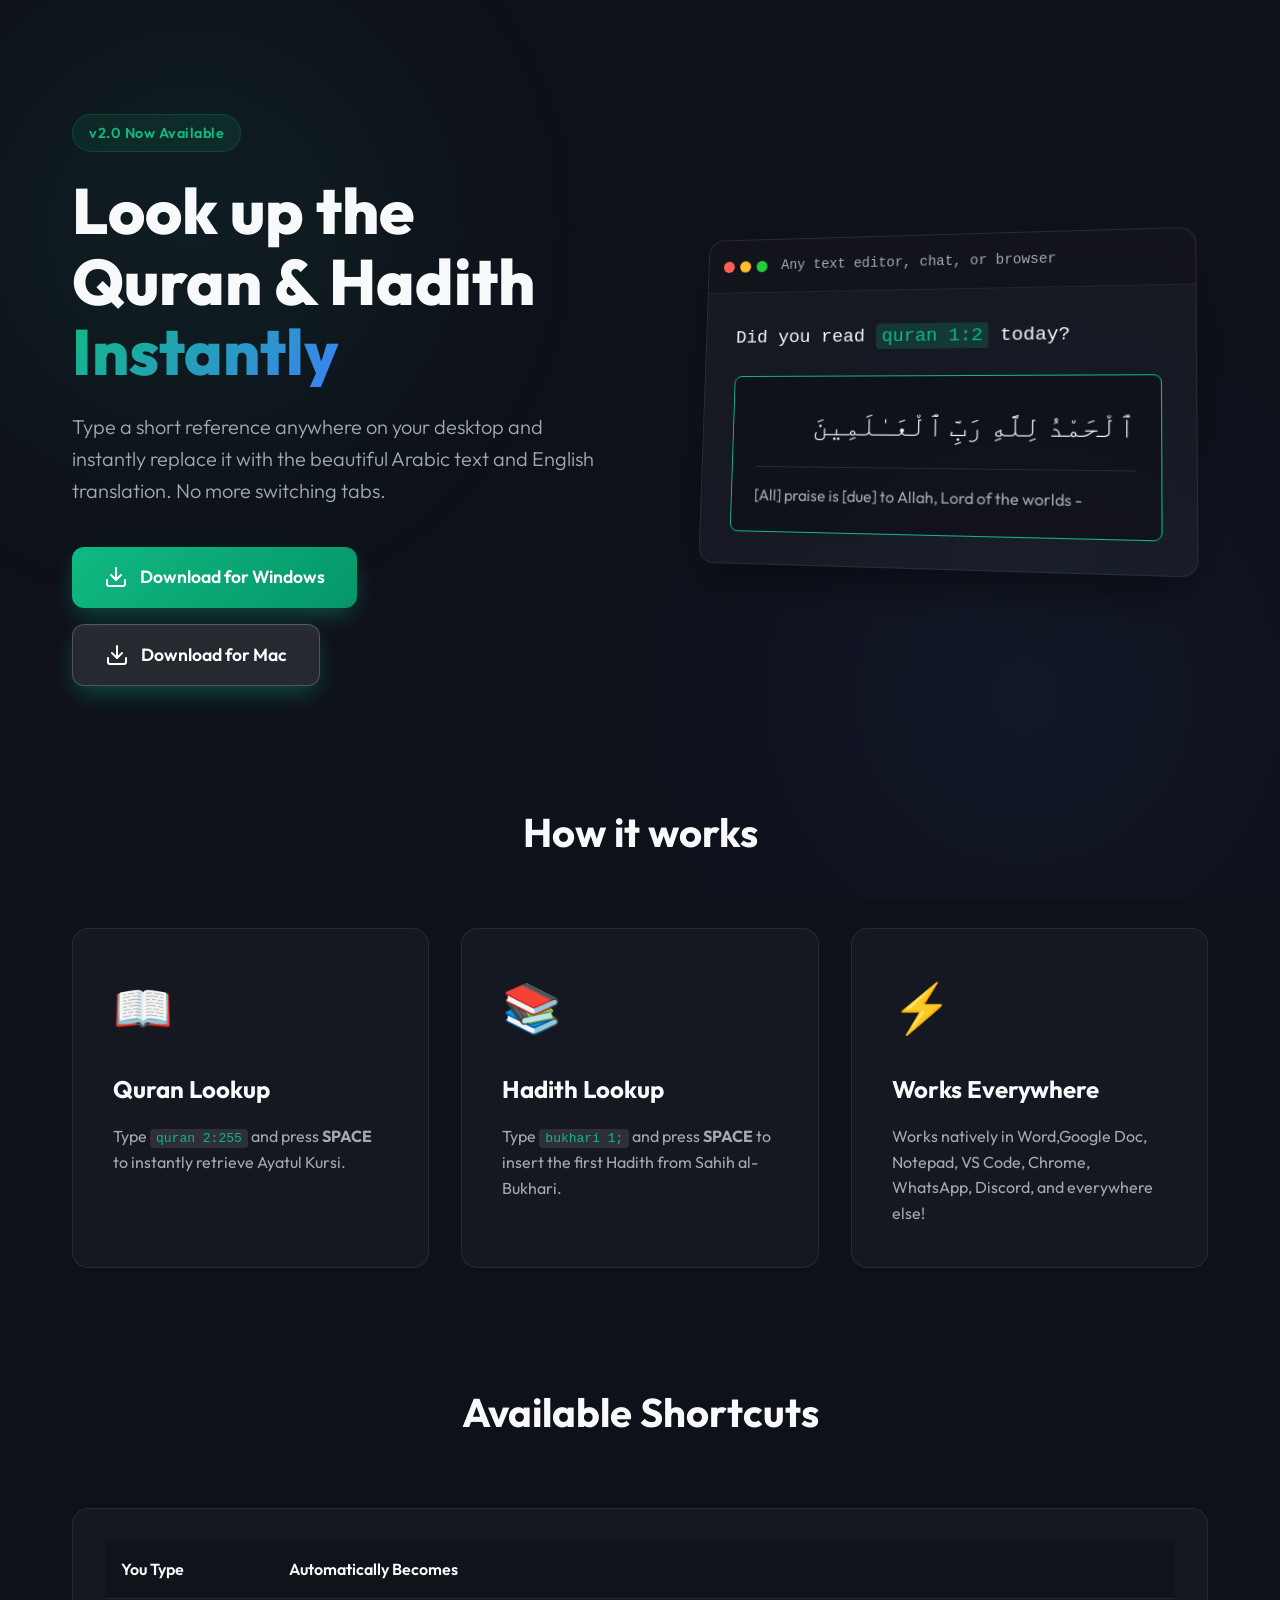
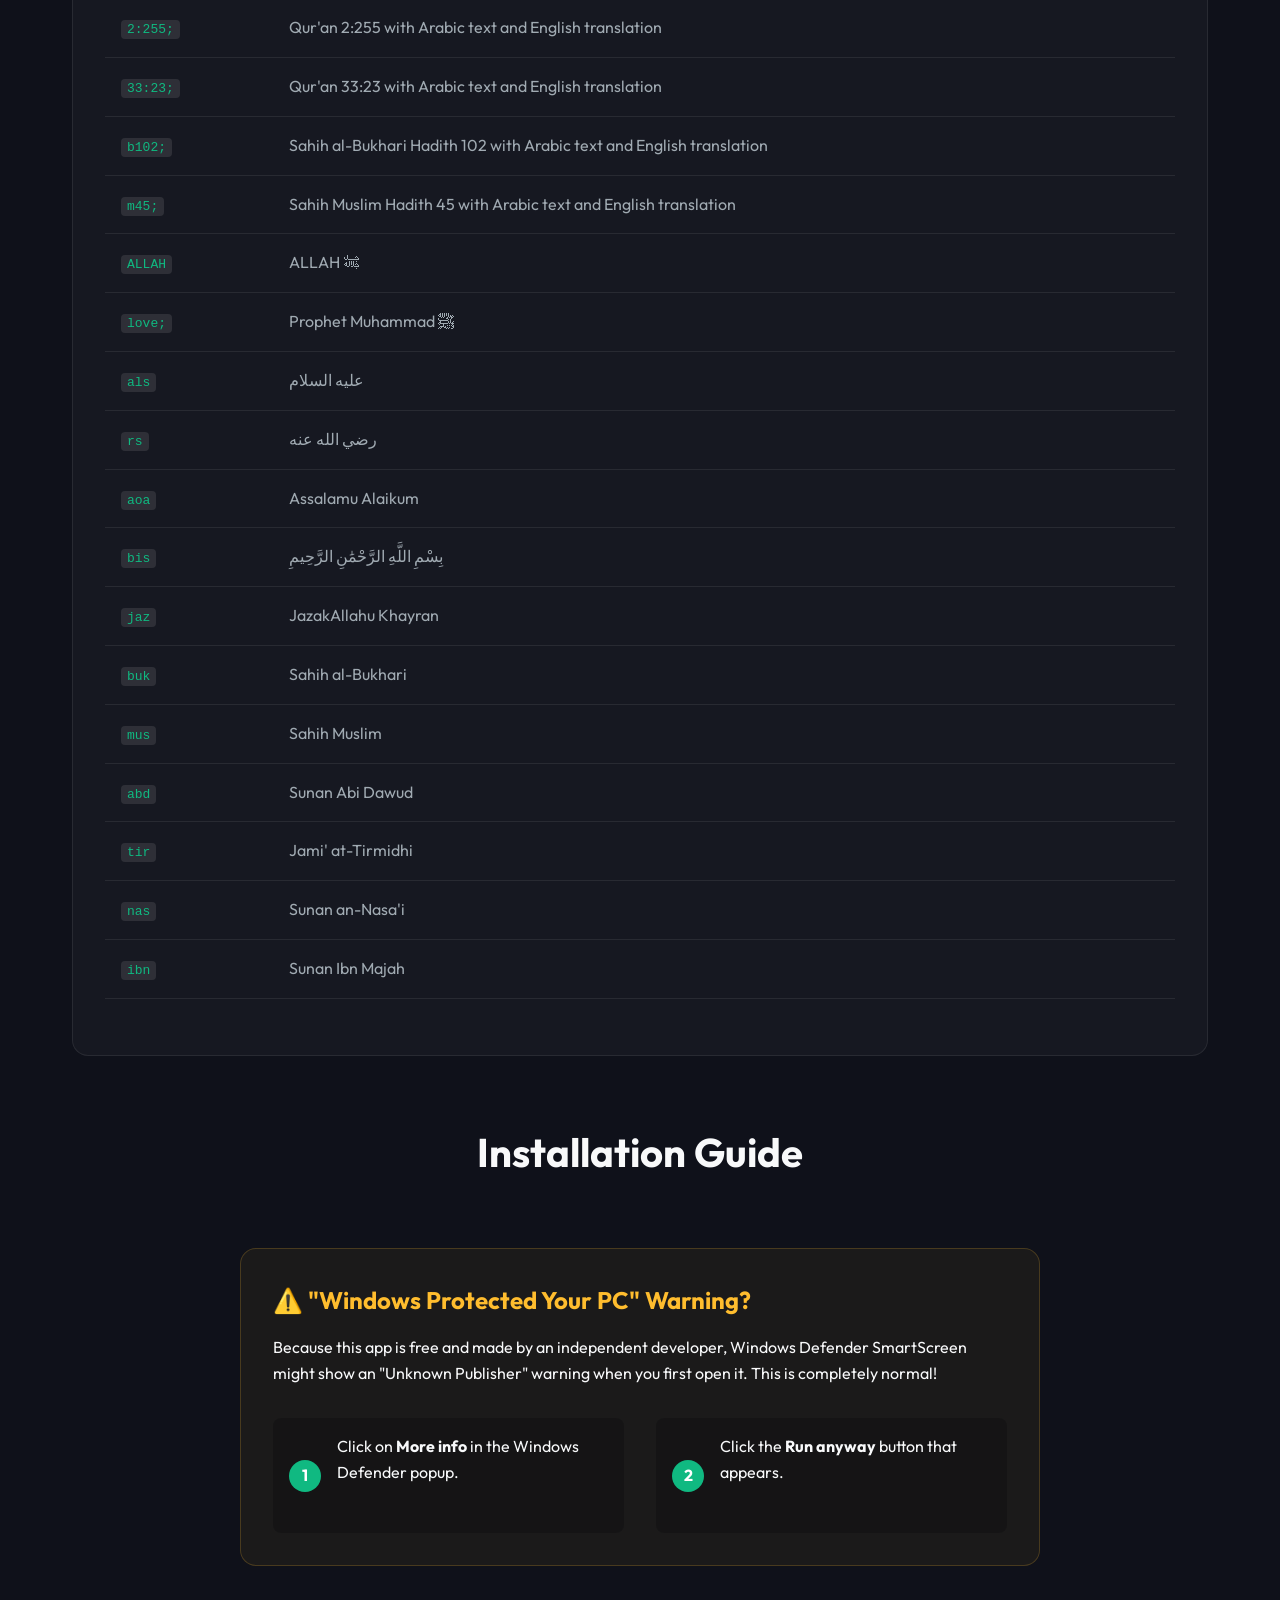
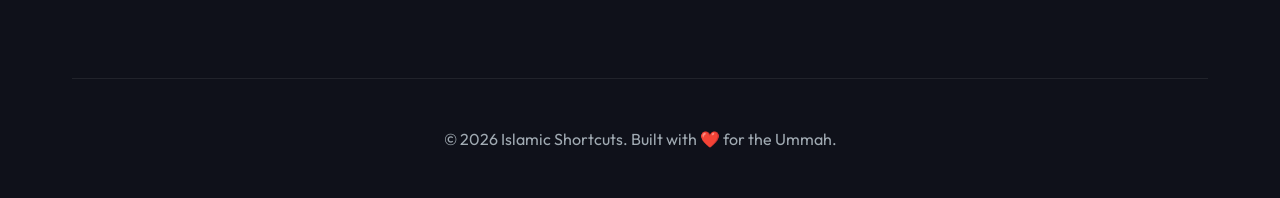
<file: templates/index.html>
<!DOCTYPE html>
<html lang="en">
<head>
    <meta charset="UTF-8">
    <meta name="viewport" content="width=device-width, initial-scale=1.0">
    <title>Islamic Shortcuts - Quran & Hadith Lookup</title>
    <meta name="description" content="A fast, elegant desktop tool to look up Quranic verses and Hadiths from anywhere using simple keyboard shortcuts.">
    <link rel="preconnect" href="https://fonts.googleapis.com">
    <link rel="preconnect" href="https://fonts.gstatic.com" crossorigin>
    <link href="https://fonts.googleapis.com/css2?family=Outfit:wght@300;400;600;800&display=swap" rel="stylesheet">
    <link rel="stylesheet" href="/static/style.css?v=2">
</head>
<body>
    <div class="background-effects">
        <div class="glow glow-1"></div>
        <div class="glow glow-2"></div>
    </div>

    <div class="container">
        <header class="hero">
            <div class="hero-content">
                <div class="badge">v2.0 Now Available</div>
                <h1 class="title">Look up the Quran & Hadith <span class="highlight" style="color: rgb(85, 182, 85);">Instantly</span></h1>
                <p class="subtitle">Type a short reference anywhere on your desktop and instantly replace it with the beautiful Arabic text and English translation. No more switching tabs.</p>
                
                <div class="actions" style="display: flex; gap: 1rem; flex-wrap: wrap;">
                    <a href="/download" class="btn btn-primary" id="downloadBtn">
                        <span class="btn-icon">
                            <svg xmlns="http://www.w3.org/2000/svg" width="24" height="24" viewBox="0 0 24 24" fill="none" stroke="currentColor" stroke-width="2" stroke-linecap="round" stroke-linejoin="round"><path d="M21 15v4a2 2 0 0 1-2 2H5a2 2 0 0 1-2-2v-4"></path><polyline points="7 10 12 15 17 10"></polyline><line x1="12" y1="15" x2="12" y2="3"></line></svg>
                        </span>
                        Download for Windows
                    </a>
                    <a href="/download-mac" class="btn btn-primary" id="downloadMacBtn" style="background: rgba(255,255,255,0.1); border: 1px solid rgba(255,255,255,0.2);">
                        <span class="btn-icon">
                            <svg xmlns="http://www.w3.org/2000/svg" width="24" height="24" viewBox="0 0 24 24" fill="none" stroke="currentColor" stroke-width="2" stroke-linecap="round" stroke-linejoin="round"><path d="M21 15v4a2 2 0 0 1-2 2H5a2 2 0 0 1-2-2v-4"></path><polyline points="7 10 12 15 17 10"></polyline><line x1="12" y1="15" x2="12" y2="3"></line></svg>
                        </span>
                        Download for Mac
                    </a>
                </div>
            </div>
            
            <div class="hero-visual">
                <div class="glass-panel demo-panel">
                    <div class="demo-header">
                        <div class="dots">
                            <span class="dot red"></span>
                            <span class="dot yellow"></span>
                            <span class="dot green"></span>
                        </div>
                        <div class="demo-title">Any text editor, chat, or browser</div>
                    </div>
                    <div class="demo-body">
                        <p class="typing-text">Did you read <span class="ref-text">quran 1:2</span> today?</p>
                        <div class="translation-popup">
                            <div class="popup-content">
                                <p class="arabic-text">ٱلْحَمْدُ لِلَّهِ رَبِّ ٱلْعَـٰلَمِينَ</p>
                                <p class="english-text">[All] praise is [due] to Allah, Lord of the worlds -</p>
                            </div>
                        </div>
                    </div>
                </div>
            </div>
        </header>

        <section class="features">
            <h2 class="section-title">How it works</h2>
            <div class="feature-grid">
                <div class="glass-card feature-card">
                    <div class="feature-icon">📖</div>
                    <h3>Quran Lookup</h3>
                    <p>Type <code>quran 2:255</code> and press <strong>SPACE</strong> to instantly retrieve Ayatul Kursi.</p>
                </div>
                <div class="glass-card feature-card">
                    <div class="feature-icon">📚</div>
                    <h3>Hadith Lookup</h3>
                    <p>Type <code>bukhari 1;</code> and press <strong>SPACE</strong> to insert the first Hadith from Sahih al-Bukhari.</p>
                </div>
                <div class="glass-card feature-card">
                    <div class="feature-icon">⚡</div>
                    <h3>Works Everywhere</h3>
                    <p>Works natively in Word,Google Doc, Notepad, VS Code, Chrome, WhatsApp, Discord, and everywhere else!</p>
                </div>
            </div>
        </section>

        <section class="shortcuts-guide">
            <h2 class="section-title">Available Shortcuts</h2>
            <div class="glass-card table-container">
                <table class="shortcuts-table">
                    <thead>
                        <tr>
                            <th>You Type</th>
                            <th>Automatically Becomes</th>
                        </tr>
                    </thead>
                    <tbody>
                        <tr>
                            <td><code>2:255;</code></td>
                            <td>Qur'an 2:255 with Arabic text and English translation</td>
                        </tr>
                        <tr>
                            <td><code>33:23;</code></td>
                            <td>Qur'an 33:23 with Arabic text and English translation</td>
                        </tr>
                        <tr>
                            <td><code>b102;</code></td>
                            <td>Sahih al-Bukhari Hadith 102 with Arabic text and English translation</td>
                        </tr>
                        <tr>
                            <td><code>m45;</code></td>
                            <td>Sahih Muslim Hadith 45 with Arabic text and English translation</td>
                        </tr>
                        <tr>
                            <td><code>ALLAH</code></td>
                            <td>ALLAH ﷻ</td>
                        </tr>
                        <tr>
                            <td><code>love;</code></td>
                            <td>Prophet Muhammad ﷺ</td>
                        </tr>
                        <tr>
                            <td><code>als</code></td>
                            <td>عليه السلام</td>
                        </tr>
                        <tr>
                            <td><code>rs</code></td>
                            <td>رضي الله عنه</td>
                        </tr>
                        <tr>
                            <td><code>aoa</code></td>
                            <td>Assalamu Alaikum</td>
                        </tr>
                        <tr>
                            <td><code>bis</code></td>
                            <td>بِسْمِ اللَّهِ الرَّحْمَٰنِ الرَّحِيمِ</td>
                        </tr>
                        <tr>
                            <td><code>jaz</code></td>
                            <td>JazakAllahu Khayran</td>
                        </tr>
                        <tr>
                            <td><code>buk</code></td>
                            <td>Sahih al-Bukhari</td>
                        </tr>
                        <tr>
                            <td><code>mus</code></td>
                            <td>Sahih Muslim</td>
                        </tr>
                        <tr>
                            <td><code>abd</code></td>
                            <td>Sunan Abi Dawud</td>
                        </tr>
                        <tr>
                            <td><code>tir</code></td>
                            <td>Jami' at-Tirmidhi</td>
                        </tr>
                        <tr>
                            <td><code>nas</code></td>
                            <td>Sunan an-Nasa'i</td>
                        </tr>
                        <tr>
                            <td><code>ibn</code></td>
                            <td>Sunan Ibn Majah</td>
                        </tr>
                    </tbody>
                </table>
            </div>
        </section>

        <section class="installation-guide">
            <h2 class="section-title">Installation Guide</h2>
            <div class="glass-card info-card">
                <h3>⚠️ "Windows Protected Your PC" Warning?</h3>
                <p>Because this app is free and made by an independent developer, Windows Defender SmartScreen might show an "Unknown Publisher" warning when you first open it. This is completely normal!</p>
                <div class="steps">
                    <div class="step">
                        <span class="step-number">1</span>
                        <p>Click on <strong>More info</strong> in the Windows Defender popup.</p>
                    </div>
                    <div class="step">
                        <span class="step-number">2</span>
                        <p>Click the <strong>Run anyway</strong> button that appears.</p>
                    </div>
                </div>
            </div>
        </section>

        <footer>
            <p>&copy; 2026 Islamic Shortcuts. Built with ❤️ for the Ummah.</p>
        </footer>
    </div>
    
    <script>
        // Simple micro-animation on download click
        const downloadBtn = document.getElementById('downloadBtn');
        if (downloadBtn) {
            downloadBtn.addEventListener('click', function(e) {
                this.style.transform = 'scale(0.95)';
                setTimeout(() => {
                    this.style.transform = 'scale(1)';
                }, 150);
            });
        }
        
        const downloadMacBtn = document.getElementById('downloadMacBtn');
        if (downloadMacBtn) {
            downloadMacBtn.addEventListener('click', function(e) {
                this.style.transform = 'scale(0.95)';
                setTimeout(() => {
                    this.style.transform = 'scale(1)';
                }, 150);
            });
        }
    </script>
</body>
</html>
</file>
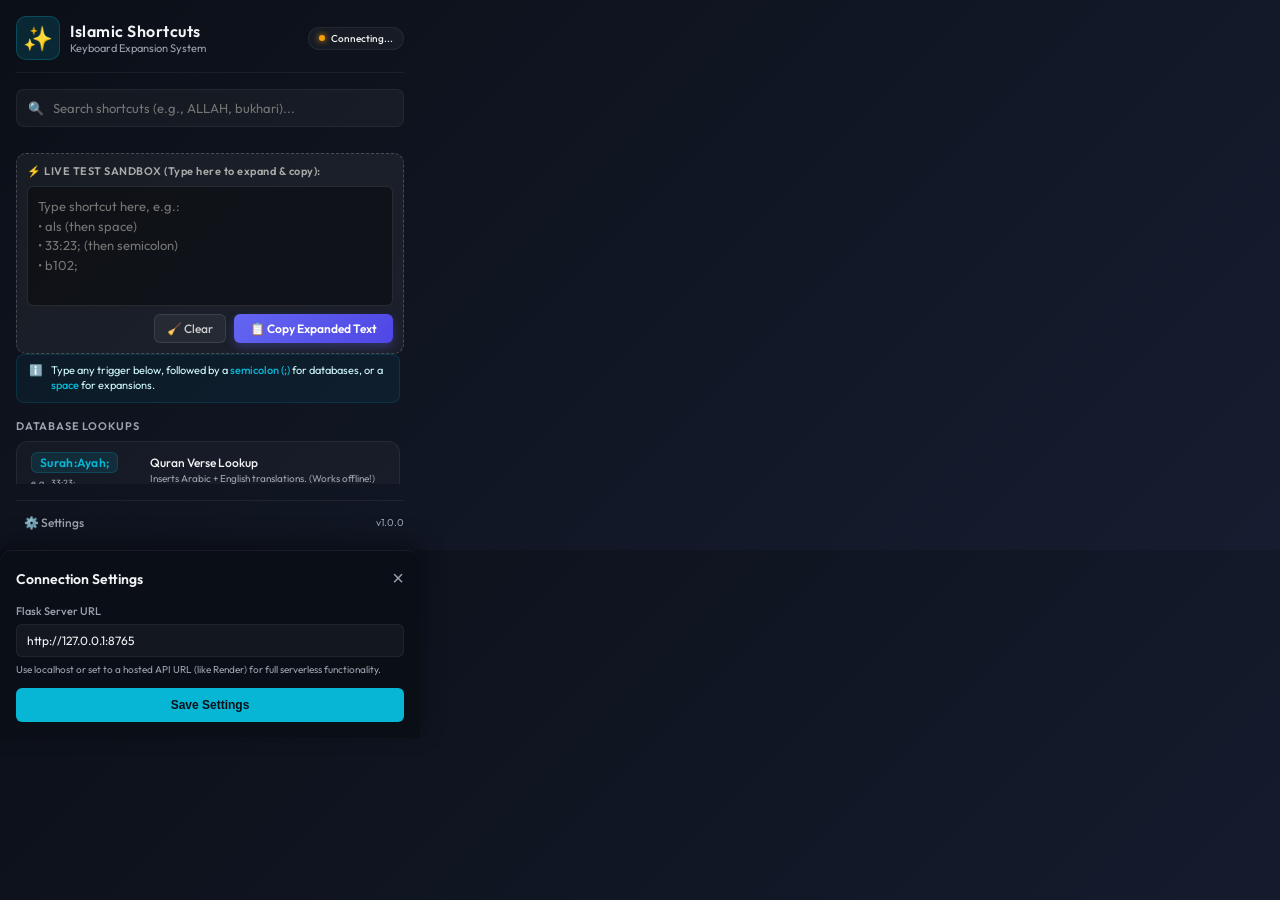
<file: chrome-extension/popup.html>
<!DOCTYPE html>
<html lang="en">
<head>
  <meta charset="UTF-8">
  <meta name="viewport" content="width=device-width, initial-scale=1.0">
  <title>Quran & Hadith Shortcuts</title>
  <link rel="stylesheet" href="popup.css">
  <!-- Include Outfit Font from Google Fonts for a modern, sleek premium feel -->
  <link href="https://fonts.googleapis.com/css2?family=Outfit:wght@300;400;500;600;700&display=swap" rel="stylesheet">
</head>
<body>
  <div class="container">
    <!-- Header -->
    <header>
      <div class="logo-area">
        <span class="app-icon">✨</span>
        <div>
          <h1>Islamic Shortcuts</h1>
          <p class="subtitle">Keyboard Expansion System</p>
        </div>
      </div>
      <div id="connection-status" class="status-badge checking">
        <span class="status-dot"></span>
        <span class="status-text">Checking server...</span>
      </div>
    </header>

    <!-- Search / Filter -->
    <div class="search-box">
      <span class="search-icon">🔍</span>
      <input type="text" id="search-input" placeholder="Search shortcuts (e.g., ALLAH, bukhari)..." autocomplete="off">
    </div>

    <!-- Live Test Sandbox -->
    <div class="test-box" style="margin-top: 12px; background: rgba(255, 255, 255, 0.05); border: 1px dashed rgba(255, 255, 255, 0.2); border-radius: 10px; padding: 10px; display: flex; flex-direction: column; gap: 8px;">
      <label style="display: block; font-size: 11px; color: #aaa; font-weight: 600; letter-spacing: 0.5px;">⚡ LIVE TEST SANDBOX (Type here to expand & copy):</label>
      <textarea id="test-sandbox" placeholder="Type shortcut here, e.g.:&#10;• als (then space)&#10;• 33:23; (then semicolon)&#10;• b102;" autocomplete="off" style="width: 100%; height: 120px; background: rgba(0, 0, 0, 0.4); border: 1px solid rgba(255, 255, 255, 0.1); border-radius: 6px; padding: 10px; color: #fff; font-family: 'Outfit', sans-serif; font-size: 13px; line-height: 1.5; resize: none; outline: none; transition: border-color 0.2s;"></textarea>
      <div style="display: flex; gap: 8px; justify-content: flex-end;">
        <button id="clear-sandbox" style="background: rgba(255, 255, 255, 0.05); border: 1px solid rgba(255, 255, 255, 0.1); border-radius: 6px; color: #ccc; font-family: 'Outfit', sans-serif; font-size: 12px; font-weight: 500; padding: 6px 12px; cursor: pointer; transition: all 0.2s;">🧹 Clear</button>
        <button id="copy-sandbox" style="background: linear-gradient(135deg, #6366f1, #4f46e5); border: none; border-radius: 6px; color: #fff; font-family: 'Outfit', sans-serif; font-size: 12px; font-weight: 600; padding: 6px 16px; cursor: pointer; transition: all 0.2s; box-shadow: 0 4px 10px rgba(99, 102, 241, 0.3);">📋 Copy Expanded Text</button>
      </div>
    </div>

    <!-- Scrollable Content Area -->
    <main>
      <!-- Quick Info / Help Banner -->
      <div class="help-banner">
        <span class="info-icon">ℹ️</span>
        <p>Type any trigger below, followed by a <strong>semicolon (;)</strong> for databases, or a <strong>space</strong> for expansions.</p>
      </div>

      <!-- Categories Container -->
      <div id="shortcuts-list">
        <!-- Quran Group -->
        <section class="shortcut-group" data-category="lookups">
          <h2>Database Lookups</h2>
          <div class="shortcut-card">
            <div class="card-left">
              <span class="trigger-badge">Surah:Ayah;</span>
              <span class="example-text">e.g., 33:23;</span>
            </div>
            <div class="card-right">
              <div class="expansion-text">Quran Verse Lookup</div>
              <div class="desc">Inserts Arabic + English translations. (Works offline!)</div>
            </div>
          </div>
          <div class="shortcut-card">
            <div class="card-left">
              <span class="trigger-badge">[Book][Num];</span>
              <span class="example-text">e.g., b102; or m45;</span>
            </div>
            <div class="card-right">
              <div class="expansion-text">Hadith Lookup</div>
              <div class="desc">Inserts Arabic + English. (Requires server connection)</div>
            </div>
          </div>
        </section>

        <!-- Phrases Group -->
        <section class="shortcut-group" data-category="phrases">
          <h2>Islamic Phrase Expansions (Press Space)</h2>
          <div class="shortcuts-grid" id="phrases-grid">
            <!-- Dynamic expansions will be injected or kept static for performance -->
          </div>
        </section>

        <!-- Hadith Books Group -->
        <section class="shortcut-group" data-category="books">
          <h2>Hadith Book Titles (Press Space)</h2>
          <div class="shortcuts-grid" id="books-grid">
            <!-- Dynamic book extensions will be injected -->
          </div>
        </section>
      </div>
    </main>

    <!-- Footer / Settings Button -->
    <footer>
      <button id="settings-toggle" class="btn-icon">⚙️ Settings</button>
      <span class="version-label">v1.0.0</span>
    </footer>

    <!-- Settings Overlay Panel -->
    <div id="settings-panel" class="settings-panel hidden">
      <div class="settings-header">
        <h3>Connection Settings</h3>
        <button id="settings-close" class="btn-close">&times;</button>
      </div>
      <div class="settings-body">
        <div class="form-group">
          <label for="server-url">Flask Server URL</label>
          <input type="url" id="server-url" placeholder="http://127.0.0.1:8765" value="http://127.0.0.1:8765">
          <p class="input-help">Use localhost or set to a hosted API URL (like Render) for full serverless functionality.</p>
        </div>
        <button id="save-settings" class="btn-primary">Save Settings</button>
      </div>
    </div>
  </div>

  <script src="content.js"></script>
  <script src="popup.js"></script>
</body>
</html>
</file>
<file: static/style.css>
:root {
    --bg-dark: #0f111a;
    --text-main: #f8f9fa;
    --text-muted: #a0aab2;
    --accent-primary: #10b981;
    --accent-secondary: #3b82f6;
    --glass-bg: rgba(255, 255, 255, 0.03);
    --glass-border: rgba(255, 255, 255, 0.08);
}

* {
    margin: 0;
    padding: 0;
    box-sizing: border-box;
}

body {
    font-family: 'Outfit', sans-serif;
    background-color: var(--bg-dark);
    color: var(--text-main);
    line-height: 1.6;
    overflow-x: hidden;
    position: relative;
    min-height: 100vh;
}

/* Background Glow Effects */
.background-effects {
    position: fixed;
    top: 0;
    left: 0;
    width: 100vw;
    height: 100vh;
    z-index: -1;
    overflow: hidden;
    pointer-events: none;
}

.glow {
    position: absolute;
    border-radius: 50%;
    filter: blur(100px);
    opacity: 0.4;
    animation: float 20s infinite alternate ease-in-out;
}

.glow-1 {
    top: -10%;
    left: -10%;
    width: 50vw;
    height: 50vw;
    background: radial-gradient(circle, rgba(16,185,129,0.3) 0%, rgba(15,17,26,0) 70%);
}

.glow-2 {
    bottom: -20%;
    right: -10%;
    width: 60vw;
    height: 60vw;
    background: radial-gradient(circle, rgba(59,130,246,0.2) 0%, rgba(15,17,26,0) 70%);
    animation-delay: -10s;
}

@keyframes float {
    0% { transform: translate(0, 0) scale(1); }
    100% { transform: translate(5%, 10%) scale(1.1); }
}

.container {
    max-width: 1200px;
    margin: 0 auto;
    padding: 0 2rem;
}

/* Hero Section */
.hero {
    display: flex;
    align-items: center;
    justify-content: space-between;
    min-height: 80vh;
    padding-top: 5rem;
    gap: 4rem;
}

.hero-content {
    flex: 1;
    max-width: 600px;
}

.badge {
    display: inline-block;
    padding: 0.4rem 1rem;
    background: rgba(16, 185, 129, 0.1);
    color: var(--accent-primary);
    border: 1px solid rgba(16, 185, 129, 0.2);
    border-radius: 20px;
    font-size: 0.9rem;
    font-weight: 600;
    margin-bottom: 1.5rem;
    letter-spacing: 0.5px;
}

.title {
    font-size: 4rem;
    line-height: 1.1;
    font-weight: 800;
    margin-bottom: 1.5rem;
}

.highlight {
    background: linear-gradient(135deg, var(--accent-primary), var(--accent-secondary));
    -webkit-background-clip: text;
    background-clip: text;
    -webkit-text-fill-color: transparent;
    color: transparent;
    display: inline-block;
}

.subtitle {
    font-size: 1.25rem;
    color: var(--text-muted);
    margin-bottom: 2.5rem;
    font-weight: 300;
}

/* Buttons */
.btn {
    display: inline-flex;
    align-items: center;
    justify-content: center;
    padding: 1rem 2rem;
    border-radius: 12px;
    font-size: 1.1rem;
    font-weight: 600;
    text-decoration: none;
    transition: all 0.3s cubic-bezier(0.25, 0.8, 0.25, 1);
    cursor: pointer;
    border: none;
}

.btn-icon {
    margin-right: 0.75rem;
    display: flex;
    align-items: center;
}

.btn-primary {
    background: linear-gradient(135deg, var(--accent-primary), #059669);
    color: white;
    box-shadow: 0 10px 25px -5px rgba(16, 185, 129, 0.4);
}

.btn-primary:hover {
    transform: translateY(-3px);
    box-shadow: 0 15px 30px -5px rgba(16, 185, 129, 0.5);
}

/* Glassmorphism Panels */
.hero-visual {
    flex: 1;
    display: flex;
    justify-content: center;
    position: relative;
    perspective: 1000px;
}

.glass-panel {
    background: var(--glass-bg);
    backdrop-filter: blur(12px);
    -webkit-backdrop-filter: blur(12px);
    border: 1px solid var(--glass-border);
    border-radius: 16px;
    box-shadow: 0 25px 50px -12px rgba(0, 0, 0, 0.5);
}

.demo-panel {
    width: 100%;
    max-width: 500px;
    transform: rotateY(-10deg) rotateX(5deg);
    transition: transform 0.5s ease;
}

.demo-panel:hover {
    transform: rotateY(0deg) rotateX(0deg);
}

.demo-header {
    padding: 1rem;
    border-bottom: 1px solid var(--glass-border);
    display: flex;
    align-items: center;
    background: rgba(0, 0, 0, 0.2);
    border-radius: 16px 16px 0 0;
}

.dots {
    display: flex;
    gap: 6px;
    margin-right: 15px;
}

.dot {
    width: 12px;
    height: 12px;
    border-radius: 50%;
}

.red { background: #ff5f56; }
.yellow { background: #ffbd2e; }
.green { background: #27c93f; }

.demo-title {
    color: var(--text-muted);
    font-size: 0.9rem;
    font-family: monospace;
}

.demo-body {
    padding: 2rem;
    min-height: 250px;
    position: relative;
}

.typing-text {
    font-size: 1.2rem;
    color: var(--text-main);
    font-family: monospace;
}

.ref-text {
    background: rgba(16, 185, 129, 0.2);
    padding: 2px 6px;
    border-radius: 4px;
    color: var(--accent-primary);
}

.translation-popup {
    margin-top: 1.5rem;
    background: rgba(15, 17, 26, 0.8);
    border: 1px solid var(--accent-primary);
    border-radius: 8px;
    padding: 1.5rem;
    animation: slideUp 1s ease-out forwards;
    animation-delay: 1s;
    opacity: 0;
    transform: translateY(20px);
}

@keyframes slideUp {
    to {
        opacity: 1;
        transform: translateY(0);
    }
}

.arabic-text {
    font-size: 1.8rem;
    text-align: right;
    margin-bottom: 1rem;
    color: var(--text-main);
    line-height: 1.8;
}

.english-text {
    font-size: 1rem;
    color: var(--text-muted);
    border-top: 1px solid rgba(255,255,255,0.1);
    padding-top: 1rem;
}

/* Features Section */
.features {
    padding: 5rem 0;
}

.section-title {
    text-align: center;
    font-size: 2.5rem;
    margin-bottom: 4rem;
    font-weight: 700;
}

.feature-grid {
    display: grid;
    grid-template-columns: repeat(auto-fit, minmax(300px, 1fr));
    gap: 2rem;
}

.feature-card {
    padding: 2.5rem;
    background: var(--glass-bg);
    border: 1px solid var(--glass-border);
    border-radius: 16px;
    transition: transform 0.3s ease, background 0.3s ease;
}

.feature-card:hover {
    transform: translateY(-10px);
    background: rgba(255, 255, 255, 0.05);
}

.feature-icon {
    font-size: 3rem;
    margin-bottom: 1.5rem;
}

.feature-card h3 {
    font-size: 1.5rem;
    margin-bottom: 1rem;
    color: var(--text-main);
}

.feature-card p {
    color: var(--text-muted);
}

code {
    background: rgba(255, 255, 255, 0.1);
    padding: 2px 6px;
    border-radius: 4px;
    font-family: monospace;
    color: var(--accent-primary);
}

/* Footer */
footer {
    text-align: center;
    padding: 3rem 0;
    color: var(--text-muted);
    border-top: 1px solid var(--glass-border);
    margin-top: 5rem;
}

/* Responsive */
@media (max-width: 900px) {
    .hero {
        flex-direction: column;
        text-align: center;
        padding-top: 3rem;
    }
    .actions {
        display: flex;
        justify-content: center;
    }
    .title {
        font-size: 3rem;
    }
    .demo-panel {
        transform: none;
    }
}

/* Installation Guide & Shortcuts Table */
.installation-guide, .shortcuts-guide {
    padding: 2rem 0;
}

.info-card {
    padding: 2rem;
    background: rgba(255, 189, 46, 0.05);
    border: 1px solid rgba(255, 189, 46, 0.2);
    border-radius: 16px;
    max-width: 800px;
    margin: 0 auto;
}

.info-card h3 {
    color: #ffbd2e;
    margin-bottom: 1rem;
    font-size: 1.5rem;
}

.info-card p {
    margin-bottom: 2rem;
}

.steps {
    display: flex;
    gap: 2rem;
}

.step {
    flex: 1;
    display: flex;
    align-items: center;
    gap: 1rem;
    background: rgba(0, 0, 0, 0.2);
    padding: 1rem;
    border-radius: 8px;
}

.step-number {
    display: flex;
    align-items: center;
    justify-content: center;
    width: 32px;
    height: 32px;
    border-radius: 50%;
    background: var(--accent-primary);
    color: white;
    font-weight: bold;
    flex-shrink: 0;
}

.table-container {
    padding: 2rem;
    border-radius: 16px;
    background: var(--glass-bg);
    border: 1px solid var(--glass-border);
    overflow-x: auto;
}

.shortcuts-table {
    width: 100%;
    border-collapse: collapse;
    margin-bottom: 1.5rem;
}

.shortcuts-table th, .shortcuts-table td {
    padding: 1rem;
    text-align: left;
    border-bottom: 1px solid var(--glass-border);
}

.shortcuts-table th {
    font-weight: 600;
    color: var(--text-main);
    background: rgba(0, 0, 0, 0.2);
}

.shortcuts-table td {
    color: var(--text-muted);
}

@media (max-width: 600px) {
    .steps {
        flex-direction: column;
        gap: 1rem;
    }
}
</file>
<file: chrome-extension/popup.css>
/* Custom Premium Dark Mode Theme for Quran & Hadith Extension */

:root {
  --bg-color: #0b0f17;
  --bg-gradient: linear-gradient(135deg, #0b0f17 0%, #161d30 100%);
  --panel-bg: rgba(22, 29, 48, 0.65);
  --card-bg: rgba(255, 255, 255, 0.03);
  --card-border: rgba(255, 255, 255, 0.06);
  --card-hover-bg: rgba(255, 255, 255, 0.06);
  --card-hover-border: rgba(6, 182, 212, 0.35); /* Glowing cyan */
  
  --text-main: #f3f4f6;
  --text-sub: #9ca3af;
  --accent-cyan: #06b6d4;
  --accent-emerald: #10b981;
  --accent-amber: #f59e0b;
  --accent-red: #ef4444;
  
  --glass-blur: blur(12px);
  --border-radius: 12px;
  --transition-fast: all 0.2s ease;
  --transition-normal: all 0.3s cubic-bezier(0.4, 0, 0.2, 1);
}

* {
  box-sizing: border-box;
  margin: 0;
  padding: 0;
}

body {
  width: 420px;
  height: 550px;
  font-family: 'Outfit', sans-serif;
  background: var(--bg-gradient);
  color: var(--text-main);
  overflow: hidden;
  user-select: none;
}

.container {
  display: flex;
  flex-direction: column;
  height: 100%;
  padding: 16px;
  position: relative;
}

/* ------------------------------------------------------------------------------
   Header
   ------------------------------------------------------------------------------ */
header {
  display: flex;
  justify-content: space-between;
  align-items: center;
  margin-bottom: 16px;
  border-bottom: 1px solid var(--card-border);
  padding-bottom: 12px;
}

.logo-area {
  display: flex;
  align-items: center;
  gap: 10px;
}

.app-icon {
  font-size: 24px;
  background: rgba(6, 182, 212, 0.15);
  padding: 6px;
  border-radius: 10px;
  border: 1px solid rgba(6, 182, 212, 0.25);
  display: flex;
  justify-content: center;
  align-items: center;
}

h1 {
  font-size: 16px;
  font-weight: 600;
  letter-spacing: 0.5px;
  color: var(--text-main);
}

.subtitle {
  font-size: 11px;
  color: var(--text-sub);
}

/* Status Badge */
.status-badge {
  display: flex;
  align-items: center;
  gap: 6px;
  background: rgba(255, 255, 255, 0.04);
  padding: 4px 10px;
  border-radius: 20px;
  font-size: 10px;
  font-weight: 500;
  border: 1px solid var(--card-border);
  transition: var(--transition-fast);
}

.status-dot {
  width: 6px;
  height: 6px;
  border-radius: 50%;
  background-color: var(--text-sub);
  display: inline-block;
  box-shadow: 0 0 4px var(--text-sub);
}

.status-badge.checking .status-dot {
  background-color: var(--accent-amber);
  box-shadow: 0 0 6px var(--accent-amber);
  animation: pulse 1.5s infinite alternate;
}

.status-badge.online {
  border-color: rgba(16, 185, 129, 0.3);
  background: rgba(16, 185, 129, 0.08);
}
.status-badge.online .status-dot {
  background-color: var(--accent-emerald);
  box-shadow: 0 0 8px var(--accent-emerald);
}
.status-badge.online .status-text {
  color: #a7f3d0;
}

.status-badge.offline {
  border-color: rgba(239, 68, 68, 0.3);
  background: rgba(239, 68, 68, 0.08);
}
.status-badge.offline .status-dot {
  background-color: var(--accent-red);
  box-shadow: 0 0 8px var(--accent-red);
}
.status-badge.offline .status-text {
  color: #fca5a5;
}

/* ------------------------------------------------------------------------------
   Search Box
   ------------------------------------------------------------------------------ */
.search-box {
  position: relative;
  margin-bottom: 14px;
}

.search-icon {
  position: absolute;
  left: 12px;
  top: 50%;
  transform: translateY(-50%);
  font-size: 13px;
  color: var(--text-sub);
}

#search-input {
  width: 100%;
  background: rgba(255, 255, 255, 0.04);
  border: 1px solid var(--card-border);
  padding: 10px 12px 10px 36px;
  border-radius: 8px;
  color: var(--text-main);
  font-size: 13px;
  font-family: inherit;
  outline: none;
  transition: var(--transition-fast);
}

#search-input:focus {
  background: rgba(255, 255, 255, 0.07);
  border-color: var(--accent-cyan);
  box-shadow: 0 0 10px rgba(6, 182, 212, 0.15);
}

/* ------------------------------------------------------------------------------
   Main Content Area
   ------------------------------------------------------------------------------ */
main {
  flex: 1;
  overflow-y: auto;
  padding-right: 4px;
  margin-bottom: 12px;
}

/* Custom Scrollbar */
main::-webkit-scrollbar {
  width: 5px;
}
main::-webkit-scrollbar-track {
  background: transparent;
}
main::-webkit-scrollbar-thumb {
  background: rgba(255, 255, 255, 0.1);
  border-radius: 10px;
}
main::-webkit-scrollbar-thumb:hover {
  background: rgba(255, 255, 255, 0.2);
}

/* Help Banner */
.help-banner {
  background: rgba(6, 182, 212, 0.06);
  border: 1px solid rgba(6, 182, 212, 0.15);
  border-radius: 8px;
  padding: 8px 12px;
  font-size: 11px;
  line-height: 1.4;
  color: #cffafe;
  display: flex;
  gap: 8px;
  margin-bottom: 16px;
}

.help-banner strong {
  color: var(--accent-cyan);
  font-weight: 500;
}

/* Shortcut Groups */
.shortcut-group {
  margin-bottom: 20px;
}

.shortcut-group h2 {
  font-size: 11px;
  text-transform: uppercase;
  color: var(--text-sub);
  letter-spacing: 0.8px;
  margin-bottom: 8px;
  font-weight: 600;
  display: flex;
  align-items: center;
}

/* Database Cards (Horizontal layout) */
.shortcut-card {
  background: var(--card-bg);
  border: 1px solid var(--card-border);
  border-radius: var(--border-radius);
  padding: 10px 14px;
  margin-bottom: 8px;
  display: flex;
  align-items: center;
  gap: 14px;
  transition: var(--transition-normal);
}

.shortcut-card:hover {
  background: var(--card-hover-bg);
  border-color: var(--card-hover-border);
  transform: translateY(-1px);
}

.card-left {
  display: flex;
  flex-direction: column;
  align-items: flex-start;
  min-width: 105px;
  gap: 4px;
}

.trigger-badge {
  background: rgba(6, 182, 212, 0.12);
  border: 1px solid rgba(6, 182, 212, 0.2);
  color: var(--accent-cyan);
  font-weight: 600;
  font-size: 12px;
  padding: 2px 8px;
  border-radius: 6px;
  letter-spacing: 0.3px;
}

.example-text {
  font-size: 9px;
  color: var(--text-sub);
}

.card-right {
  display: flex;
  flex-direction: column;
  gap: 2px;
}

.expansion-text {
  font-size: 12px;
  font-weight: 500;
}

.desc {
  font-size: 10px;
  color: var(--text-sub);
  line-height: 1.3;
}

/* Grid Layout for phrases and books */
.shortcuts-grid {
  display: grid;
  grid-template-columns: repeat(2, 1fr);
  gap: 8px;
}

.grid-item {
  background: var(--card-bg);
  border: 1px solid var(--card-border);
  border-radius: 8px;
  padding: 8px 12px;
  display: flex;
  justify-content: space-between;
  align-items: center;
  transition: var(--transition-fast);
}

.grid-item:hover {
  background: var(--card-hover-bg);
  border-color: var(--card-hover-border);
}

.grid-trigger {
  font-weight: 600;
  color: var(--accent-cyan);
  font-size: 12px;
  background: rgba(6, 182, 212, 0.08);
  padding: 1px 6px;
  border-radius: 4px;
  border: 1px solid rgba(6, 182, 212, 0.15);
}

.grid-expansion {
  font-size: 11px;
  max-width: 110px;
  overflow: hidden;
  text-overflow: ellipsis;
  white-space: nowrap;
  text-align: right;
  color: var(--text-main);
  direction: ltr; /* Keeps Arabic from getting broken in short displays */
}

/* ------------------------------------------------------------------------------
   Footer
   ------------------------------------------------------------------------------ */
footer {
  display: flex;
  justify-content: space-between;
  align-items: center;
  border-top: 1px solid var(--card-border);
  padding-top: 10px;
  margin-top: 4px;
}

.btn-icon {
  background: transparent;
  border: none;
  color: var(--text-sub);
  cursor: pointer;
  font-family: inherit;
  font-size: 12px;
  font-weight: 500;
  display: flex;
  align-items: center;
  gap: 5px;
  transition: var(--transition-fast);
  padding: 4px 8px;
  border-radius: 6px;
}

.btn-icon:hover {
  color: var(--text-main);
  background: rgba(255, 255, 255, 0.05);
}

.version-label {
  font-size: 10px;
  color: var(--text-sub);
}

/* ------------------------------------------------------------------------------
   Settings Panel (Glass Overlay)
   ------------------------------------------------------------------------------ */
.settings-panel {
  position: absolute;
  bottom: 0;
  left: 0;
  width: 100%;
  background: rgba(11, 15, 23, 0.95);
  backdrop-filter: var(--glass-blur);
  border-top: 1px solid var(--card-border);
  border-radius: var(--border-radius) var(--border-radius) 0 0;
  padding: 16px;
  transition: transform 0.3s cubic-bezier(0.4, 0, 0.2, 1);
  z-index: 100;
  box-shadow: 0 -8px 24px rgba(0, 0, 0, 0.4);
}

.settings-panel.hidden {
  transform: translateY(100%);
}

.settings-header {
  display: flex;
  justify-content: space-between;
  align-items: center;
  margin-bottom: 14px;
}

.settings-header h3 {
  font-size: 14px;
  font-weight: 600;
}

.btn-close {
  background: transparent;
  border: none;
  color: var(--text-sub);
  font-size: 20px;
  cursor: pointer;
  transition: var(--transition-fast);
}

.btn-close:hover {
  color: var(--accent-red);
}

.settings-body {
  display: flex;
  flex-direction: column;
  gap: 12px;
}

.form-group {
  display: flex;
  flex-direction: column;
  gap: 6px;
}

.form-group label {
  font-size: 11px;
  font-weight: 500;
  color: var(--text-sub);
}

#server-url {
  width: 100%;
  background: rgba(255, 255, 255, 0.04);
  border: 1px solid var(--card-border);
  padding: 8px 10px;
  border-radius: 6px;
  color: var(--text-main);
  font-family: inherit;
  font-size: 12px;
  outline: none;
}

#server-url:focus {
  border-color: var(--accent-cyan);
}

.input-help {
  font-size: 10px;
  color: var(--text-sub);
  line-height: 1.3;
}

.btn-primary {
  background: var(--accent-cyan);
  color: #0b0f17;
  border: none;
  padding: 10px;
  border-radius: 6px;
  font-weight: 600;
  font-size: 12px;
  cursor: pointer;
  transition: var(--transition-fast);
  text-align: center;
}

.btn-primary:hover {
  background: #22d3ee;
  box-shadow: 0 0 12px rgba(6, 182, 212, 0.3);
}

/* Animations */
@keyframes pulse {
  0% { opacity: 0.6; }
  100% { opacity: 1; }
}
</file>
